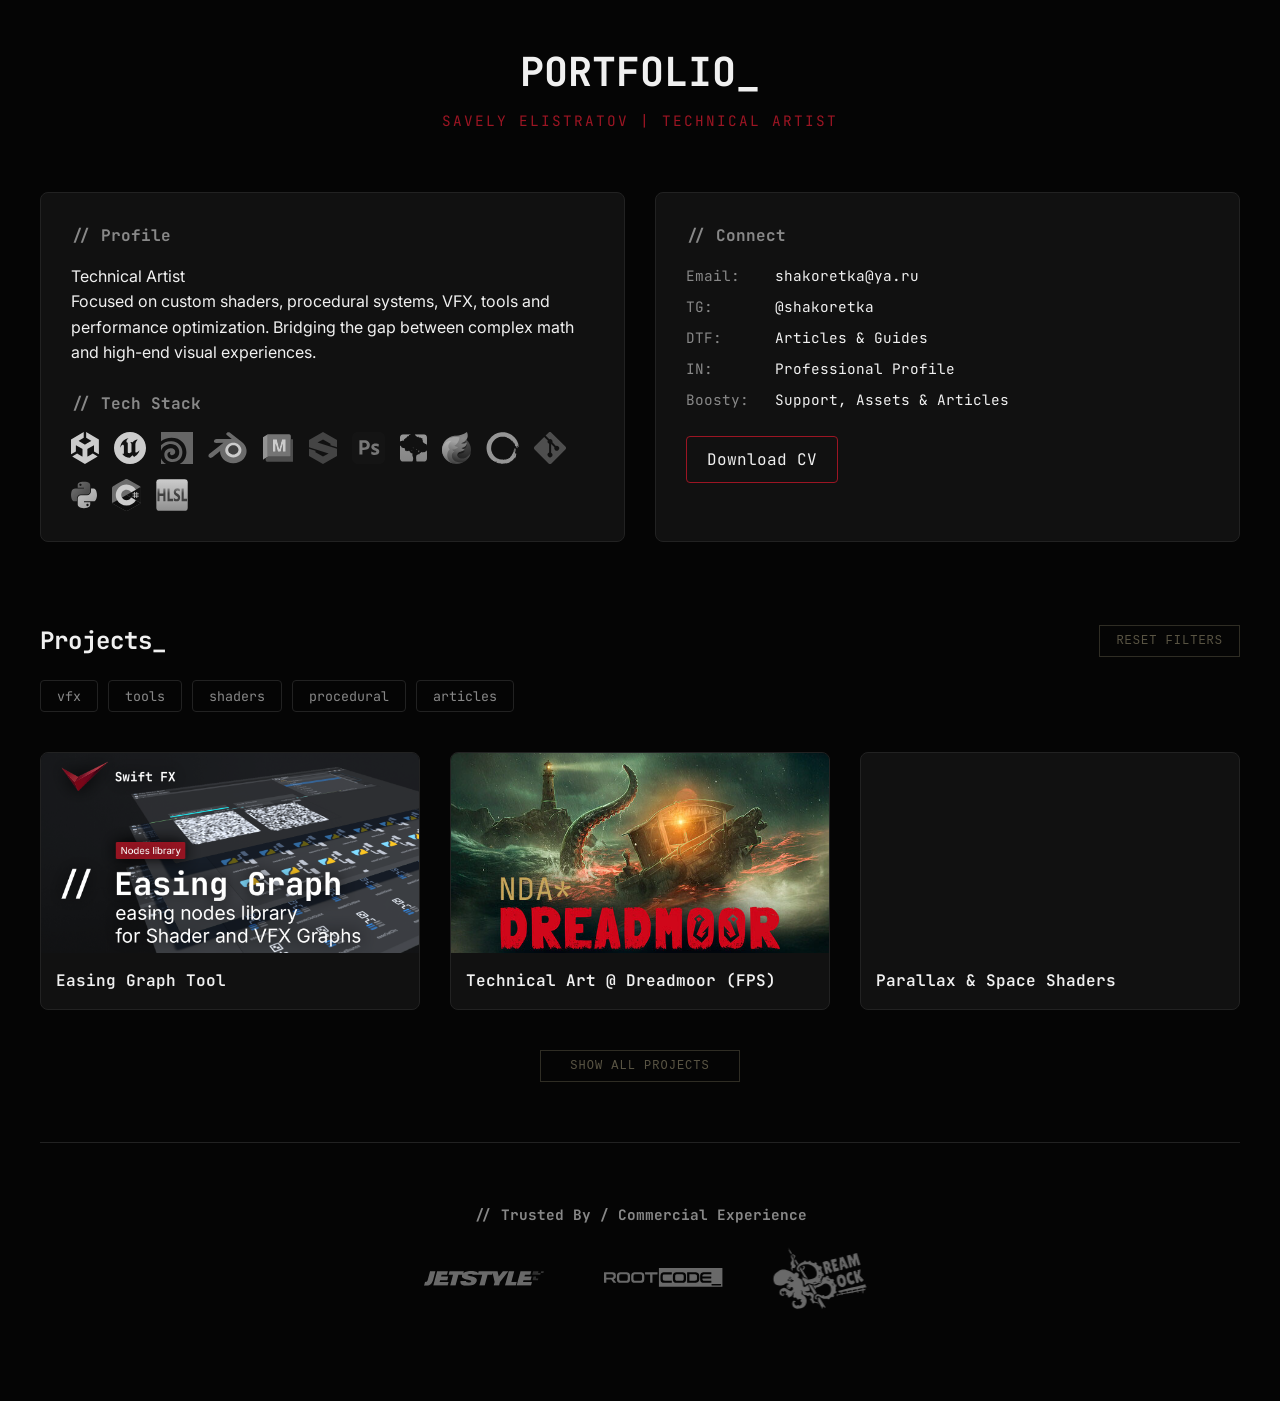
<file: index.html>
<!DOCTYPE html>
<html lang="en">
<head>
    <meta charset="UTF-8">
    <meta name="viewport" content="width=device-width, initial-scale=1.0">
    <title>Savely Elistratov | Portfolio</title>
    <link rel="stylesheet" href="styles.css">
    <link href="https://fonts.googleapis.com/css2?family=Inter:wght@400;600&family=JetBrains+Mono:wght@400;700&display=swap" rel="stylesheet">
</head>
<body>
    <div class="container">
        <header class="header">
            <div class="brand-name">PORTFOLIO_</div>
            <p class="brand-subtitle">Savely Elistratov | Technical Artist</p>
        </header>

        <section class="info-grid">
            <div class="info-block">
                <h2>// Profile</h2>
                <p class="text-primary">Technical Artist</p>
                <p class="text-secondary">Focused on custom shaders, procedural systems, VFX, tools and performance optimization. Bridging the gap between complex math and high-end visual experiences.</p>
                
                <h2 style="margin-top: 25px;">// Tech Stack</h2>
                <div class="stack-grid">
                    <img src="icons/Unity.svg" alt="Unity" title="Unity" class="stack-icon">
                    <img src="icons/Unreal.svg" alt="UE5" title="Unreal Engine 5" class="stack-icon">
                    <img src="icons/Houdini.svg" alt="Houdini" title="Houdini" class="stack-icon">
                    <img src="icons/Blender.svg" alt="Blender" title="Blender" class="stack-icon">
                    <img src="icons/Maya.svg" alt="Maya" title="Maya" class="stack-icon">
                    <img src="icons/Substance.svg" alt="Substance" title="Substance 3D" class="stack-icon">
                    <img src="icons/Photoshop.svg" alt="Photoshop" title="Adobe Photoshop" class="stack-icon">
                    <img src="icons/Speedtree.svg" alt="Speedtree" title="Speedtree" class="stack-icon">
                    <img src="icons/EmberGen.svg" alt="Embergen" title="Embergen" class="stack-icon">
                    <img src="icons/Gaea.svg" alt="Gaea" title="Gaea" class="stack-icon">
                    <img src="icons/Git.svg" alt="Git" title="Git" class="stack-icon">
                    <img src="icons/Python.svg" alt="Python" title="Python" class="stack-icon">
                    <img src="icons/CS.svg" alt="C#" title="C#" class="stack-icon">
                    <img src="icons/HLSL.svg" alt="HLSL" title="HLSL" class="stack-icon">
                </div>
            </div>

            <div class="info-block">
                <h2>// Connect</h2>
                <div class="contact-links">
                    <a href="mailto:shakoretka@ya.ru" class="contact-item"><span class="label">Email:</span> shakoretka@ya.ru</a>
                    <a href="https://t.me/shakoretka" target="_blank" class="contact-item"><span class="label">TG:</span> @shakoretka</a>
                    <a href="https://dtf.ru/shakoretka" target="_blank" class="contact-item"><span class="label">DTF:</span> Articles & Guides</a>
                    <a href="https://www.linkedin.com/in/shakoretka/" target="_blank" class="contact-item"><span class="label">IN:</span> Professional Profile</a>
                    <a href="https://boosty.to/shakoretka" target="_blank" class="contact-item"><span class="label">Boosty:</span> Support, Assets & Articles</a>
                </div>
                <div class="product-links" style="margin-top: 25px;">
                    <a href="en_Savely_Elistratov_CV_Technical_Artist.pdf" target="_blank" class="btn">Download CV</a>
                </div>
            </div>
        </section>

        <section class="tags-wrapper">
            <div class="tags-header">
                <h2 class="section-title">Projects_</h2>
                <button id="clear-btn" class="btn reset-btn">Reset Filters</button>
            </div>
            <div class="tags" id="tags-container">
                <button class="tag" data-value="vfx">vfx</button>
                <button class="tag" data-value="tools">tools</button>
                <button class="tag" data-value="shaders">shaders</button>
                <button class="tag" data-value="procedural">procedural</button>
                <button class="tag" data-value="articles">articles</button>
            </div>
        </section>

        <main id="grid" class="grid"></main>

        <main id="grid-wrapper">
            <div id="grid" class="grid"></div>
            <div class="show-more-container">
                <button id="show-all-btn" class="btn reset-btn">Show All Projects</button>
            </div>
        </main>

        <section class="experience-section">
            <h2 class="section-title" style="font-size: 0.9rem; color: var(--text-secondary); margin-bottom: 30px;">// Trusted By / Commercial Experience</h2>
            <div class="company-logos">
                <img src="icons/JetStyle.svg" alt="JetStyle" class="company-logo">
                <img src="icons/RootCode.svg" alt="RootCode" class="company-logo">
                <img src="icons/DreamDock.svg" alt="DreamDock" class="company-logo logo-tall">
            </div>
        </section>
    </div>

    <div class="modal-bg" id="modal-bg">
        <div class="modal">
            <button class="close-btn" onclick="closeModal()">✕</button>
            <div class="carousel">
                <div id="modal-media" class="modal-media-box">
                    <img id="modal-image" class="modal-media-el" style="display:none;">
                    <video id="modal-video" class="modal-media-el" muted loop playsinline style="display:none;"></video>
                </div>
                <button class="arrow left" onclick="prevImage()">❮</button>
                <button class="arrow right" onclick="nextImage()">❯</button>
            </div>
            <div class="modal-info">
                <h3 id="modal-title" class="product-title"></h3>
                <div id="modal-desc" class="product-desc"></div>
            </div>
        </div>
    </div>

    <script src="script.js"></script>
</body>
</html>
</file>
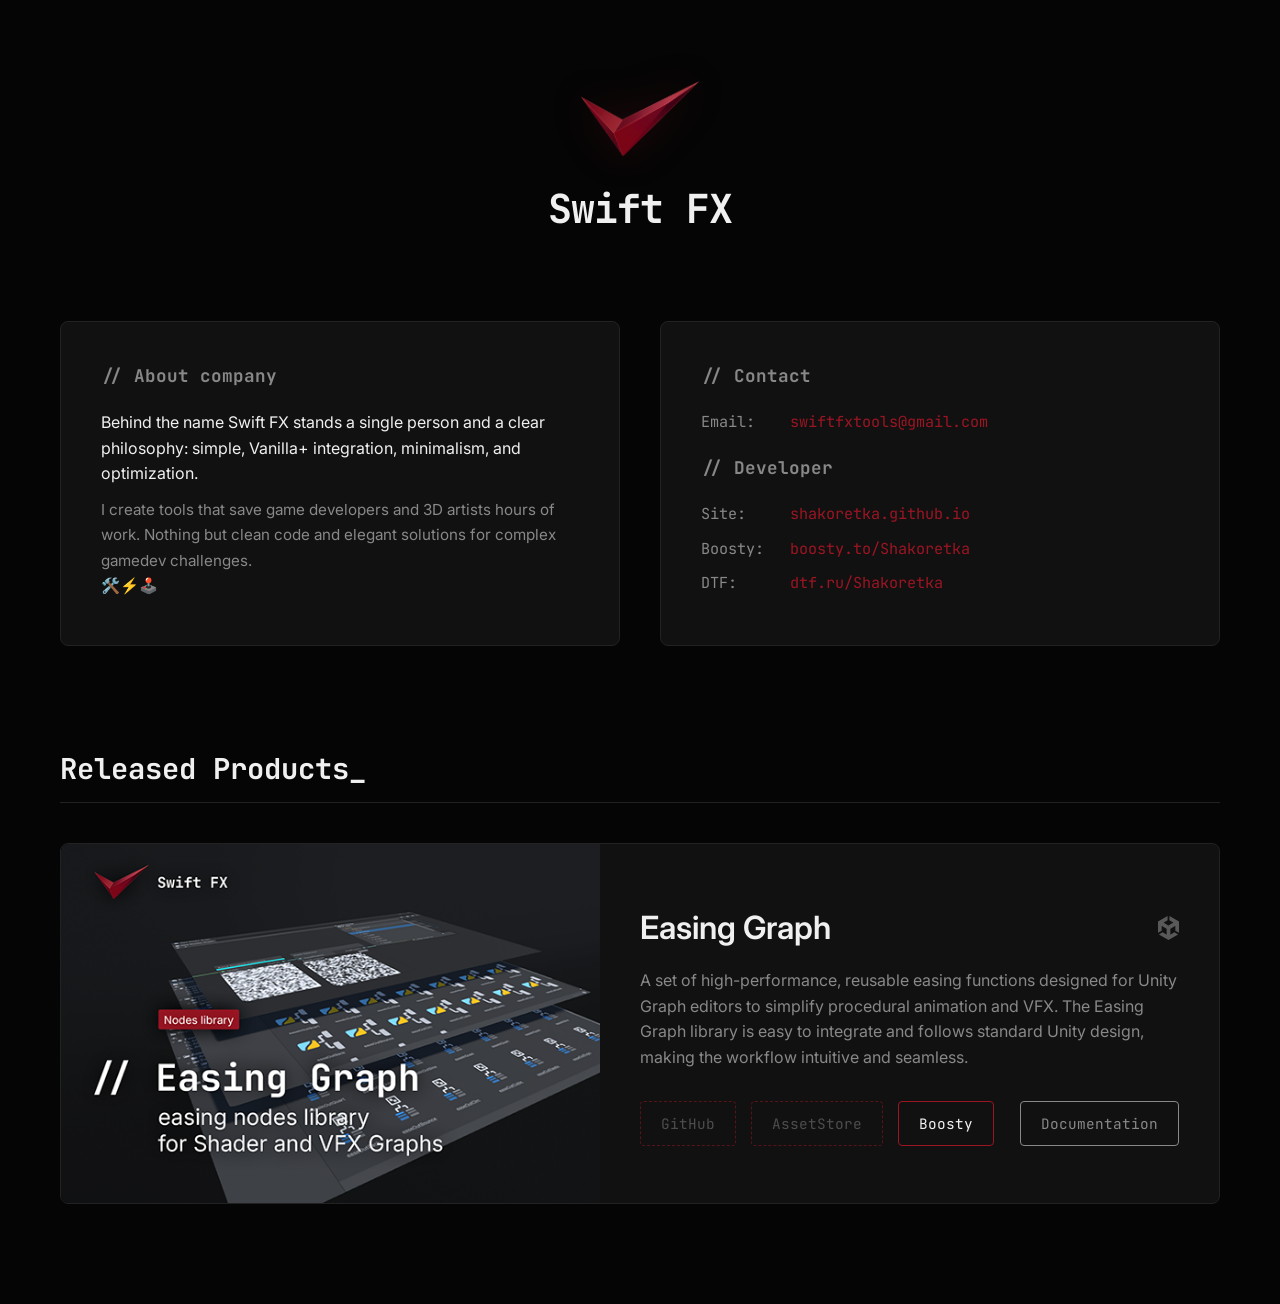
<file: SwiftXF/index.html>
<!DOCTYPE html>
<html lang="ru">
<head>
    <meta charset="UTF-8">
    <meta name="viewport" content="width=device-width, initial-scale=1.0">
    <title>Swift FX | High-Performance Tools</title>
    <link rel="stylesheet" href="styles.css">
    <link href="https://fonts.googleapis.com/css2?family=JetBrains+Mono:wght@400;700&family=Inter:wght@300;400;600&display=swap" rel="stylesheet">
</head>
<body>
    <div class="container">
        <header class="header">
            <img src="images/logo.png" alt="Swift FX Logo" class="logo">
            <h1 class="brand-name">Swift FX</h1>
        </header>

        <section class="info-grid">
            <div class="info-block about">
                <h2>// About company</h2>
                <p>
                    <span class="text-primary">Behind the name Swift FX stands a single person and a clear philosophy: simple, Vanilla+ integration, minimalism, and optimization.</span> 
                    <span class="text-secondary">I create tools that save game developers and 3D artists hours of work. Nothing but clean code and elegant solutions for complex gamedev challenges.<br>🛠️⚡🕹️</span>
                </p>
            </div>
            
            <div class="info-block contacts">
                <h2>// Contact</h2>
                <ul class="contact-list">
                    <li><span class="label">Email:</span> <a href="mailto:swiftfxtools@gmail.com">swiftfxtools@gmail.com</a></li>
                </ul> <h2>// Developer</h2>
                <ul class="contact-list">
                    <li><span class="label">Site:</span> <a href="https://shakoretka.github.io/" target="_blank">shakoretka.github.io</a></li>
                    <li><span class="label">Boosty:</span> <a href="https://boosty.to/shakoretka" target="_blank">boosty.to/Shakoretka</a></li>
                    <li><span class="label">DTF:</span> <a href="https://dtf.ru/shakoretka" target="_blank">dtf.ru/Shakoretka</a></li>
                </ul>
            </div>
        </section>

        <section class="products-section">
            <h2 class="section-title">Released Products_</h2>
            <div id="products-container">
                </div>
        </section>
    </div>

    <script src="script.js"></script>
</body>
</html>
</file>
<file: styles.css>
:root {
    --bg-color: #050505;
    --surface-color: #111111;
    --text-primary: #f0f0f0;
    --text-secondary: #888888;
    --accent-color: #9c1523;
    --accent-hover: #c41b2d;
    --border-color: #222222;
    --font-main: 'Inter', sans-serif;
    --font-mono: 'JetBrains Mono', monospace;
}

* { margin: 0; padding: 0; box-sizing: border-box; }

body {
    background-color: var(--bg-color);
    color: var(--text-primary);
    font-family: var(--font-main);
    line-height: 1.6;
    padding: 0 20px;
}

.container { max-width: 1200px; margin: 0 auto; padding: 40px 0; }

/* HEADER & INFO BLOCK */
.header { text-align: center; margin-bottom: 60px; }
.brand-name { font-family: var(--font-mono); font-size: 2.5rem; font-weight: 700; }

.info-grid { display: grid; grid-template-columns: 1fr 1fr; gap: 30px; margin-bottom: 80px; }
.info-block { background: var(--surface-color); padding: 30px; border: 1px solid var(--border-color); border-radius: 8px; }
.info-block h2 { font-family: var(--font-mono); font-size: 1rem; color: var(--text-secondary); margin-bottom: 15px; }

/* TAGS */
.tags-wrapper { margin-bottom: 40px; }
.tags-header { display: flex; justify-content: space-between; align-items: center; margin-bottom: 20px; }
.section-title { font-family: var(--font-mono); font-size: 1.5rem; }
.tags { display: flex; gap: 10px; flex-wrap: wrap; }
.tag { 
    background: transparent; border: 1px solid var(--border-color); 
    color: var(--text-secondary); padding: 6px 16px; font-family: var(--font-mono);
    cursor: pointer; transition: 0.2s; border-radius: 4px;
}
.tag.active, .tag:hover { border-color: var(--accent-color); color: var(--text-primary); }

/* GRID */
.grid { display: grid; grid-template-columns: repeat(3, 1fr); gap: 30px; }
.item { 
    background: var(--surface-color); border: 1px solid var(--border-color); 
    border-radius: 8px; overflow: hidden; cursor: pointer; transition: 0.3s;
}
.item:hover { border-color: var(--accent-color); transform: translateY(-5px); }
.item video, .item img { width: 100%; height: 200px; object-fit: cover; display: block; }
.item-title { padding: 15px; font-family: var(--font-mono); font-weight: 600; }

/* MODAL */
.modal-bg { 
    position: fixed; inset: 0; background: rgba(0,0,0,0.9); 
    display: none; justify-content: center; align-items: center; z-index: 1000; padding: 20px;
}
.modal { 
    background: var(--surface-color); max-width: 900px; width: 100%; 
    border-radius: 12px; overflow: hidden; position: relative; border: 1px solid var(--border-color);
}
.modal-info { padding: 30px; }
.product-title { font-size: 1.8rem; margin-bottom: 15px; }
.product-desc { color: var(--text-secondary); white-space: pre-wrap; font-size: 0.95rem; }

/* BUTTONS */
.btn { 
    display: inline-block; padding: 10px 20px; border: 1px solid var(--accent-color); 
    color: var(--text-primary); font-family: var(--font-mono); text-decoration: none; border-radius: 4px;
}
.btn:hover { background: var(--accent-color); transition: all 0.3s ease; }
.btn.documentation { border-color: var(--text-secondary); color: var(--text-secondary); }

/* CAROUSEL */
.carousel { position: relative; background: #000; min-height: 300px; }
.modal-media-el { width: 100%; max-height: 500px; object-fit: contain; }
.arrow { 
    position: absolute; top: 50%; transform: translateY(-50%); background: none; 
    border: none; color: white; font-size: 2rem; cursor: pointer; padding: 20px; opacity: 0.5;
}
.arrow:hover { opacity: 1; color: var(--accent-color); }
.arrow.right { right: 0; }
.close-btn { position: absolute; top: 15px; right: 20px; background: none; border: none; color: white; font-size: 1.5rem; cursor: pointer; z-index: 10; }

.brand-subtitle {
    font-family: var(--font-mono);
    color: var(--accent-color);
    font-size: 0.9rem;
    margin-top: 5px;
    letter-spacing: 2px;
    text-transform: uppercase;
}

/* Стилизация контактов */
.contact-links {
    display: flex;
    flex-direction: column;
    gap: 8px;
}

.contact-item {
    font-family: var(--font-mono);
    font-size: 0.9rem;
    text-decoration: none;
    color: var(--text-primary);
    transition: color 0.2s ease;
}

.contact-item .label {
    color: var(--text-secondary);
    width: 80px;
    display: inline-block;
}

.contact-item:hover {
    color: var(--accent-color);
}

/* Стек технологий */
.stack-grid {
    display: flex;
    gap: 15px;
    flex-wrap: wrap;
    margin-top: 15px;
}

.stack-icon {
    height: 32px;
    width: auto;
    filter: grayscale(1) brightness(0.8);
    transition: all 0.3s ease;
}

.stack-icon:hover {
    filter: grayscale(0) brightness(1);
    transform: translateY(-3px);
}

/* Логотипы компаний */
.experience-section {
    margin-top: 100px;
    padding-top: 40px;
    border-top: 1px solid var(--border-color);
}

.company-logos {
    display: flex;
    gap: 40px;
    align-items: center;
    margin-top: 20px;
    opacity: 0.5;
}

.company-logo {
    height: 30px;
    filter: grayscale(1);
}

/* Reset Button Style */
.reset-btn, 
.clear-btn, 
#show-all-btn {
    background: transparent;
    color: rgba(216, 202, 161, 0.4); 
    border: 1px solid rgba(216, 202, 161, 0.2);
    padding: 8px 16px;
    font-family: "JetBrainsMono", monospace;
    font-size: 12px;
    text-transform: uppercase;
    letter-spacing: 1px;
    cursor: pointer;
    transition: all 0.3s ease;
    border-radius: var(--tag-border-radius);
}

.reset-btn:hover, 
.clear-btn:hover, 
#show-all-btn:hover {
    color: var(--accent-color);
    border-color: var(--accent-color);
    background: rgba(217, 55, 44, 0.05);
    box-shadow: 0 0 15px rgba(217, 55, 44, 0.2);
}

/* "Show All" */
.show-more-container {
    display: flex;
    justify-content: center;
    margin: 40px 0;
}

#show-all-btn {
    width: 200px;
    text-align: center;
}

/* EXP */
.experience-section {
    margin-top: 60px;
    padding: 60px 0;
    border-top: 1px solid var(--border-color);
    text-align: center;
}

.company-logos {
    display: flex;
    gap: 60px;
    justify-content: center;
    align-items: center;
    flex-wrap: wrap;
    opacity: 0.4;
    transition: opacity 0.3s ease;
}

.company-logos:hover {
    opacity: 0.8;
}

.company-logo,
.company-logos img,
.company-logos svg {
    height: auto;
    max-height: 45px;
    min-height: 25px;
    width: auto;
    max-width: 120px;
    object-fit: contain;
}

.logo-tall {
    transform: scale(1.4);
    transform-origin: center;
}

@media (max-width: 768px) {
    .company-logos { gap: 30px; }
    .company-logo { height: 25px; }
}
</file>
<file: SwiftXF/styles.css>
/* --- ПЕРЕМЕННЫЕ --- */
:root {
    --bg-color: #050505;
    --surface-color: #111111;
    --text-primary: #f0f0f0;
    --text-secondary: #888888;
    --accent-color: #9c1523;
    --accent-hover: #c41b2d;
    --border-color: #222222;
    --font-main: 'Inter', sans-serif;
    --font-mono: 'JetBrains Mono', monospace;
}

/* --- БАЗОВЫЕ НАСТРОЙКИ --- */
* {
    margin: 0;
    padding: 0;
    box-sizing: border-box;
}

body {
    background-color: var(--bg-color);
    color: var(--text-primary);
    font-family: var(--font-main);
    line-height: 1.6;
    -webkit-font-smoothing: antialiased;
}

.container {
    max-width: 1200px;
    margin: 0 auto;
    padding: 40px 20px;
}

/* --- ТЕКСТОВЫЕ КЛАССЫ --- */
.text-primary {
    color: var(--text-primary);
    display: block;
    margin-bottom: 10px;
}

.text-secondary {
    color: var(--text-secondary);
    font-size: 0.95rem;
}

a {
    color: var(--accent-color);
    text-decoration: none;
    font-family: var(--font-mono);
    transition: color 0.2s ease;
}

a:hover {
    color: var(--text-primary);
}

/* --- ШАПКА --- */
.header {
    display: flex;
    flex-direction: column;
    align-items: center;
    margin: 40px 0 80px;
}

/* Контейнер для заголовка и логотипа */
.product-header-row {
    display: flex;
    justify-content: space-between;
    align-items: center;
    margin-bottom: 15px;
    width: 100%;
}

.logo {
    width: 120px;
    height: auto;
    margin-bottom: 20px;
    filter: drop-shadow(0 0 20px rgba(156, 21, 35, 0.2));
}

.brand-name {
    font-family: var(--font-mono);
    font-size: 2.5rem;
    font-weight: 700;
    letter-spacing: -1px;
}

/* --- ИНФО И КОНТАКТЫ --- */
.info-grid {
    display: grid;
    grid-template-columns: 1fr 1fr;
    gap: 40px;
    margin-bottom: 100px;
}

.info-block {
    background: var(--surface-color);
    padding: 40px;
    border: 1px solid var(--border-color);
    border-radius: 8px;
}

.info-block h2 {
    font-family: var(--font-mono);
    font-size: 1.1rem;
    color: var(--text-secondary);
    margin: 20px 0;
}

.info-block h2:first-child {
    margin-top: 0;
}

.contact-list {
    list-style: none;
}

.contact-list li {
    margin-bottom: 10px;
    font-family: var(--font-mono);
    font-size: 0.95rem;
}

.contact-list .label {
    color: var(--text-secondary);
    display: inline-block;
    width: 80px;
}

/* --- ПРОДУКТЫ --- */
.section-title {
    font-family: var(--font-mono);
    font-size: 1.8rem;
    margin-bottom: 40px;
    border-bottom: 1px solid var(--border-color);
    padding-bottom: 10px;
}

.product-card {
    display: flex;
    gap: 40px;
    margin-bottom: 60px;
    background: var(--surface-color);
    border: 1px solid var(--border-color);
    border-radius: 8px;
    overflow: hidden;
}

/* МЕДИА КОНТЕНТ */
.product-video {
    flex: 1;
    min-width: 0;
    min-height: 250px;
    position: relative;
    background: var(--bg-color);
    display: flex;
    align-items: center;
    justify-content: center;
    overflow: hidden;
}

.product-preview-static,
.product-preview-video {
    width: 100%;
    height: 100%;
    object-fit: cover;
    display: block;
    transition: opacity 0.3s ease;
}

.product-preview-static {
    position: relative;
    z-index: 2;
}

.product-preview-video {
    position: absolute;
    top: 0;
    left: 0;
    z-index: 1;
    opacity: 0;
}

/* ХОВЕР ЭФФЕКТЫ КАРТОЧКИ */
.product-card:hover .product-preview-static { opacity: 0; }
.product-card:hover .product-preview-video { opacity: 1; }

.product-info {
    flex: 1;
    padding: 40px 40px 40px 0;
    display: flex;
    flex-direction: column;
    justify-content: center;
}

.engine-logo {
    height: 24px;
    width: auto;
    display: block;

    opacity: 0.3;

    filter: none;

    transition: opacity 0.3s ease, transform 0.3s ease;
}

.product-card:hover .engine-logo {
    opacity: 1;
    transform: scale(1.05);
}

.product-title {
    margin-bottom: 0;
    font-size: 2rem;
    font-weight: 600;
}

.product-desc {
    color: var(--text-secondary);
    margin-bottom: 30px;
}

/* --- КНОПКИ --- */
.product-links {
    display: flex;
    gap: 15px;
    flex-wrap: wrap;
    width: 100%;
    align-items: center;
}

.btn {
    display: inline-block;
    padding: 10px 20px;
    border: 1px solid var(--accent-color);
    color: var(--text-primary);
    font-family: var(--font-mono);
    font-size: 0.9rem;
    border-radius: 4px;
    transition: all 0.2s ease;
    cursor: pointer;
}

.btn:hover {
    background: var(--accent-color);
}

.btn.documentation {
    margin-left: auto; 
    border-color: var(--text-secondary);
    color: var(--text-secondary);
}

.btn.documentation:hover {
    border-color: var(--text-primary);
    color: var(--text-primary);
    background: transparent;
}

/* СОСТОЯНИЯ DISABLED (Private/Pending) */
.btn.disabled {
    position: relative;
    opacity: 0.5;
    cursor: not-allowed;
    border-style: dashed;
    color: var(--text-secondary);
    overflow: hidden;
}

.btn.disabled::after {
    content: attr(data-hover);
    position: absolute;
    top: 50%;
    left: 50%;
    transform: translate(-50%, -20%);
    opacity: 0;
    color: var(--accent-color);
    transition: all 0.3s ease;
    white-space: nowrap;
}

.btn.disabled:hover {
    color: transparent;
    border-color: var(--accent-color);
    background: transparent;
}

.btn.disabled:hover::after {
    opacity: 1;
    transform: translate(-50%, -50%);
}

/* --- АДАПТИВНОСТЬ --- */
@media (max-width: 768px) {
    .info-grid { grid-template-columns: 1fr; }
    
    .product-card { 
        flex-direction: column; 
    }
    
    .product-info { 
        padding: 30px; 
    }
    
    .btn.documentation { 
        margin-left: 0; 
        width: 100%; 
        text-align: center; 
    }
}
</file>
